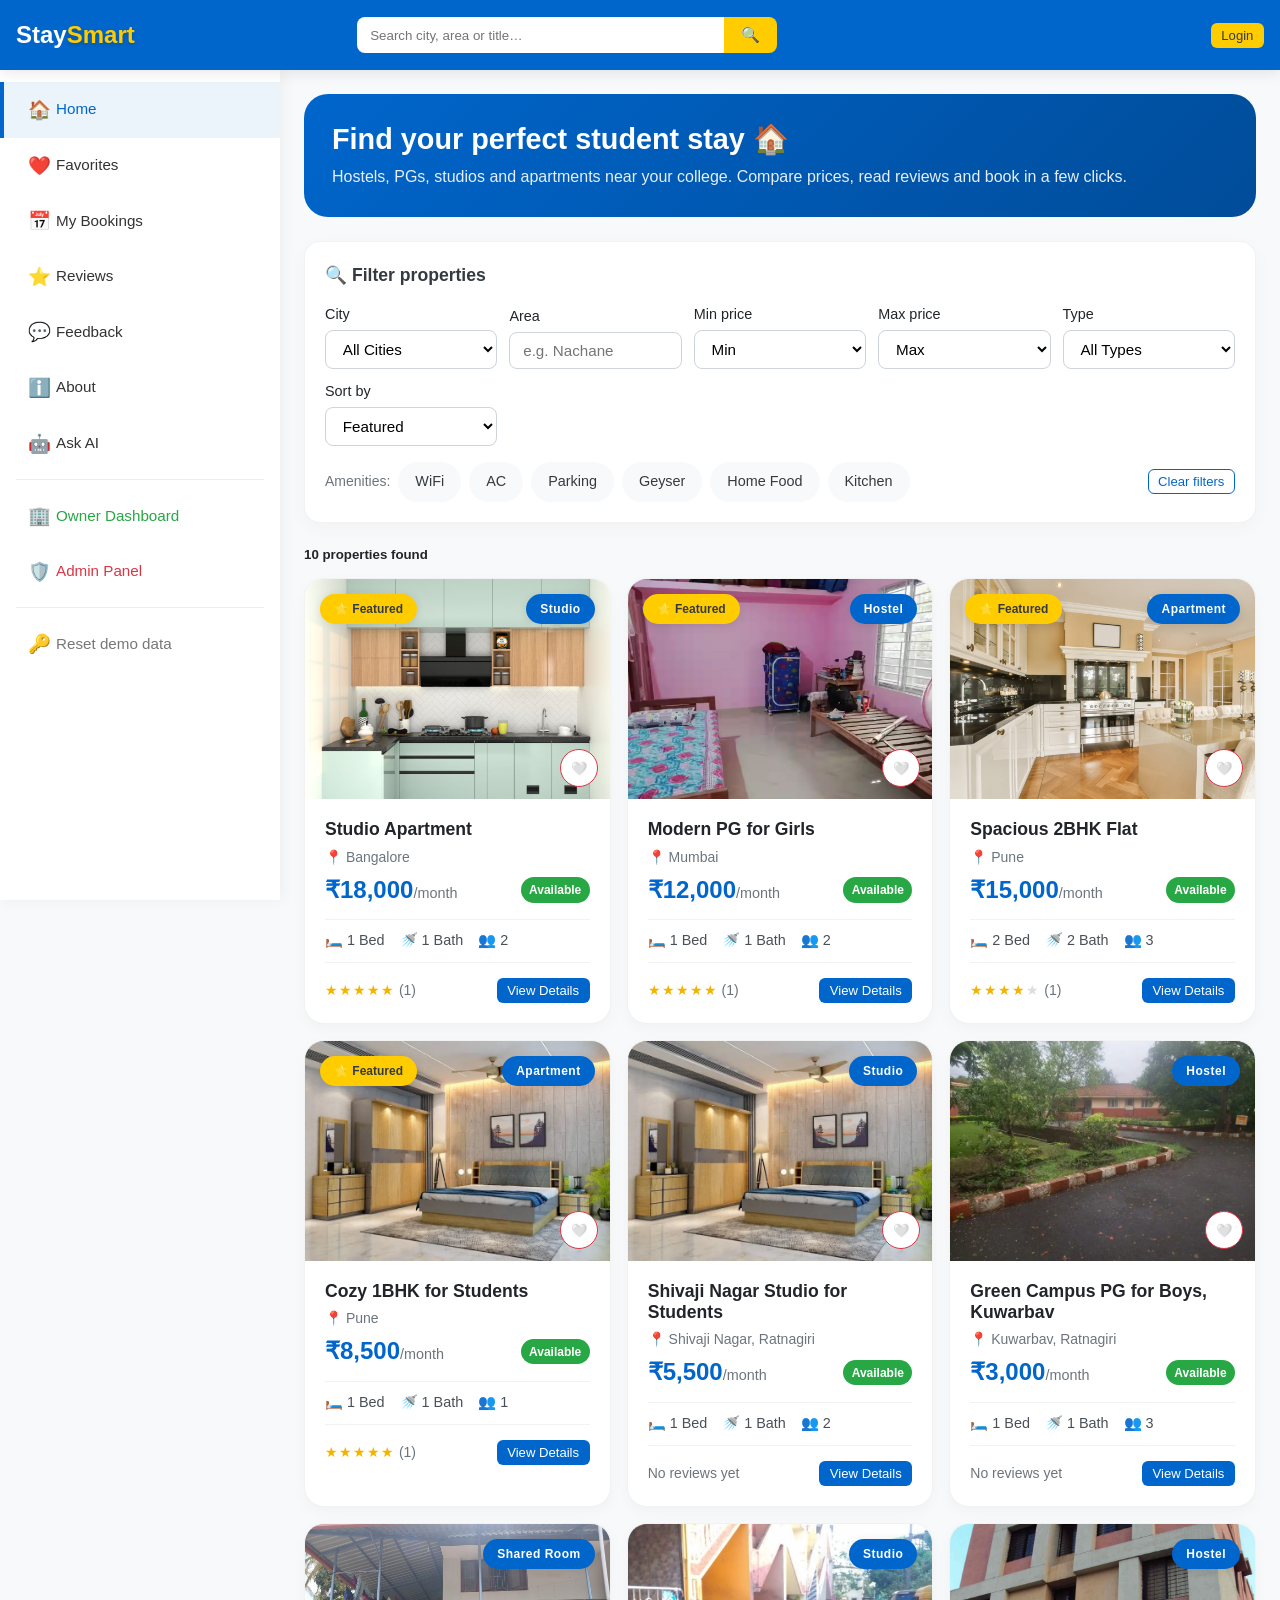
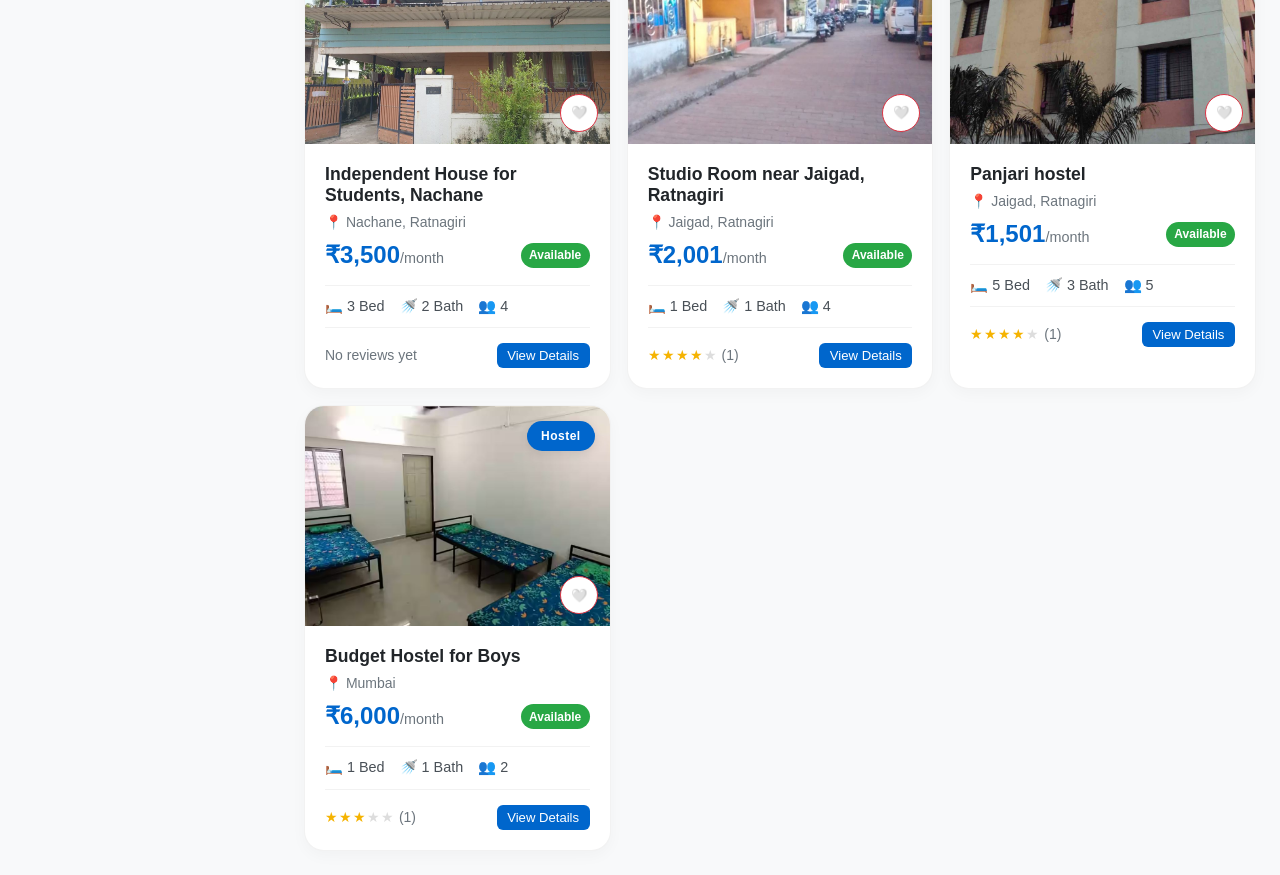
<file: index.html>
<!DOCTYPE html>
<html lang="en">
<head>
<meta charset="UTF-8">
<meta name="viewport" content="width=device-width, initial-scale=1">
<title>StaySmart – Student Housing Platform</title>
<link rel="icon" href="data:image/svg+xml,<svg xmlns='http://www.w3.org/2000/svg' viewBox='0 0 100 100'><text y='.9em' font-size='90'>🏠</text></svg>">
<link rel="stylesheet" href="css/style.css">
</head>
<body class="student">
<div id="app"></div>
<script src="js/data.js"></script>
<script src="js/panel.js"></script>
<script src="js/app.js"></script>
</body>
</html>
</file>
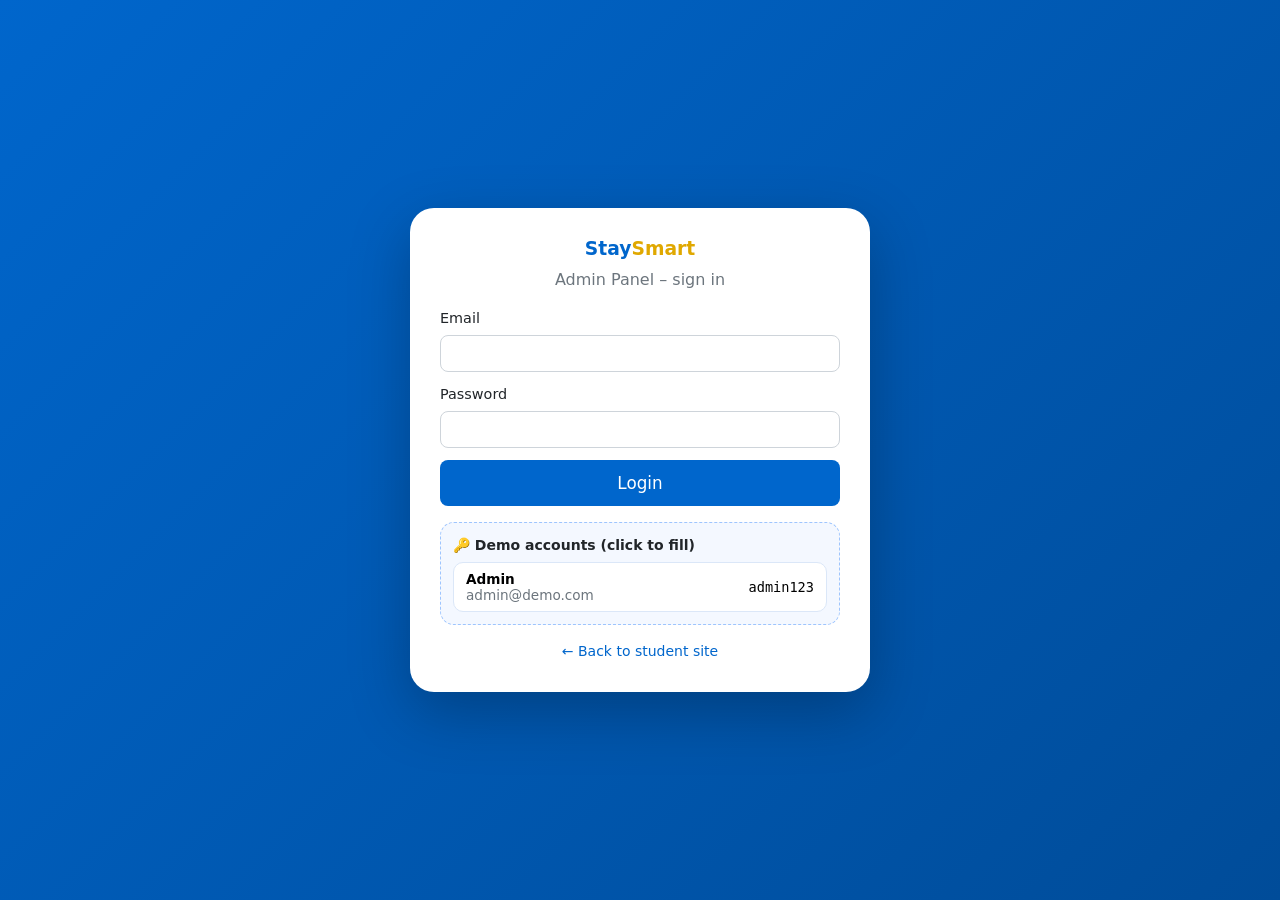
<file: admin.html>
<!DOCTYPE html>
<html lang="en">
<head>
<meta charset="UTF-8">
<meta name="viewport" content="width=device-width, initial-scale=1">
<title>StaySmart – Admin Panel</title>
<link rel="icon" href="data:image/svg+xml,<svg xmlns='http://www.w3.org/2000/svg' viewBox='0 0 100 100'><text y='.9em' font-size='90'>🏠</text></svg>">
<link rel="stylesheet" href="css/style.css">
</head>
<body class="admin">
<div id="app"></div>
<script src="js/data.js"></script>
<script src="js/panel.js"></script>
<script src="js/admin.js"></script>
</body>
</html>
</file>
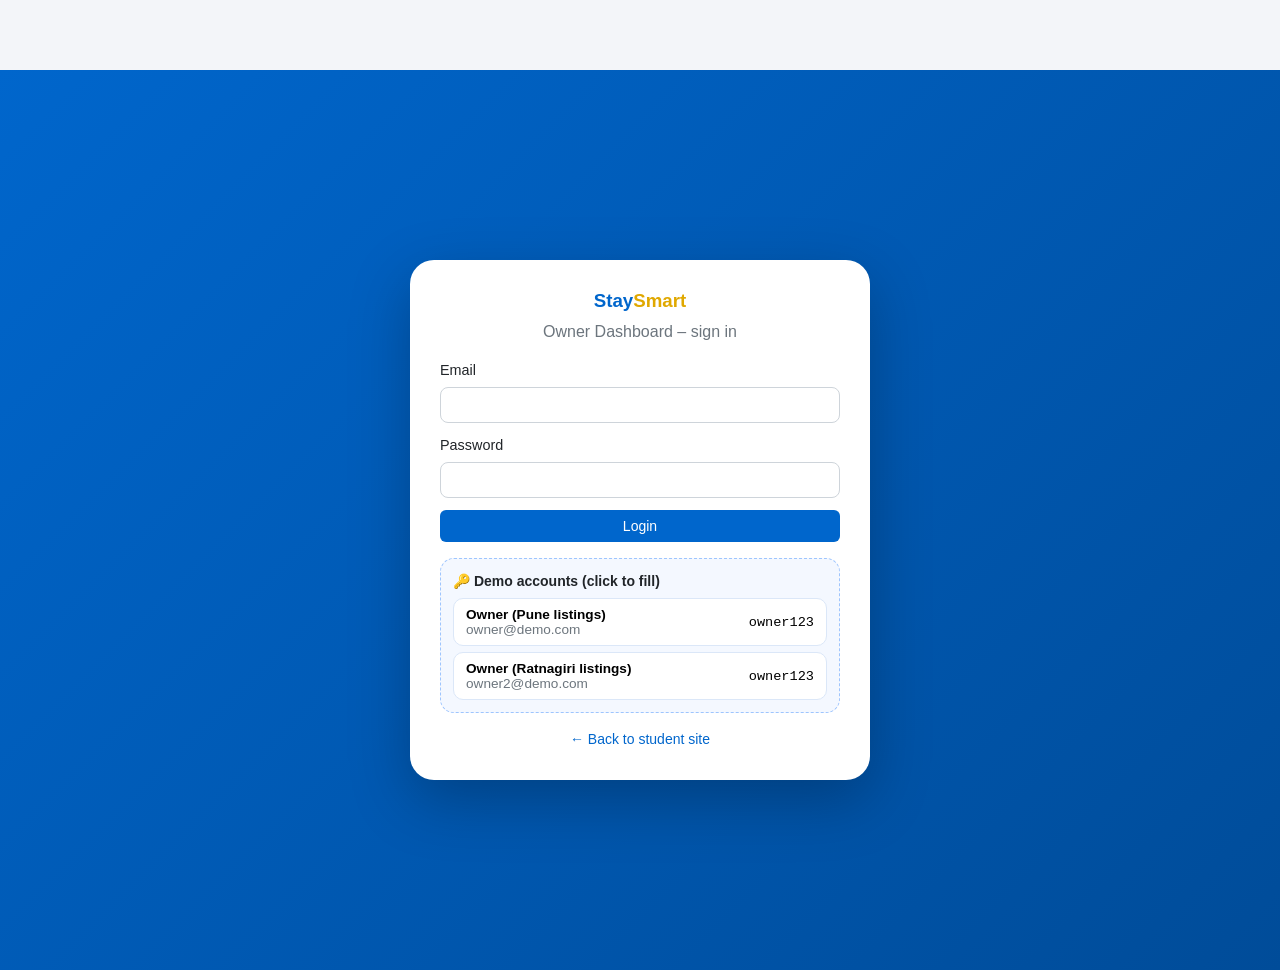
<file: vendor.html>
<!DOCTYPE html>
<html lang="en">
<head>
<meta charset="UTF-8">
<meta name="viewport" content="width=device-width, initial-scale=1">
<title>StaySmart – Owner Dashboard</title>
<link rel="icon" href="data:image/svg+xml,<svg xmlns='http://www.w3.org/2000/svg' viewBox='0 0 100 100'><text y='.9em' font-size='90'>🏠</text></svg>">
<link rel="stylesheet" href="css/style.css">
</head>
<body class="vendor">
<div id="app"></div>
<script src="js/data.js"></script>
<script src="js/panel.js"></script>
<script src="js/vendor.js"></script>
</body>
</html>
</file>
<file: css/style.css>
/* ===== Base + small utility layer (replaces Bootstrap so the site works fully offline) ===== */
*,*::before,*::after{box-sizing:border-box}
html{scroll-behavior:smooth}
body{margin:0;font-family:'Inter','Segoe UI',system-ui,-apple-system,sans-serif;color:#212529;line-height:1.5;font-size:16px}
a{color:#0066CC;text-decoration:none}
img{max-width:100%}
h1,h2,h3,h4,h5,h6{margin:0 0 .5rem;font-weight:600;line-height:1.2}
p{margin:0 0 1rem}
.text-muted{color:#6c757d!important}.text-white{color:#fff!important}.text-primary{color:#0066CC!important}.text-success{color:#28a745!important}.text-danger{color:#dc3545!important}.text-warning{color:#e0a800!important}.text-center{text-align:center}.text-end{text-align:right}.small,small{font-size:.875em}.fw-bold{font-weight:700}.fw-semibold{font-weight:600}
.d-flex{display:flex}.flex-wrap{flex-wrap:wrap}.flex-column{flex-direction:column}.align-center{align-items:center}.between{justify-content:space-between}.center{justify-content:center}.gap-1{gap:.25rem}.gap-2{gap:.5rem}.gap-3{gap:1rem}.flex-1{flex:1}.d-none{display:none!important}
.mb-0{margin-bottom:0!important}.mb-1{margin-bottom:.25rem}.mb-2{margin-bottom:.5rem}.mb-3{margin-bottom:1rem}.mb-4{margin-bottom:1.5rem}.mt-2{margin-top:.5rem}.mt-3{margin-top:1rem}.mt-4{margin-top:1.5rem}.me-1{margin-right:.25rem}.me-2{margin-right:.5rem}.p-3{padding:1rem}.w-100{width:100%}
.container{width:100%;max-width:1320px;margin:0 auto;padding:0 12px}
.grid{display:grid;gap:16px;min-width:0}.cols-2{grid-template-columns:repeat(2,minmax(0,1fr))}.cols-3{grid-template-columns:repeat(3,minmax(0,1fr))}.cols-4{grid-template-columns:repeat(4,minmax(0,1fr))}.cols-auto{grid-template-columns:repeat(auto-fill,minmax(min(100%,300px),1fr))}
@media(max-width:991px){.cols-3,.cols-4{grid-template-columns:repeat(2,1fr)}}
@media(max-width:600px){.cols-2,.cols-3,.cols-4{grid-template-columns:1fr}}
.btn{display:inline-flex;align-items:center;justify-content:center;gap:6px;padding:.5rem 1rem;border:1px solid transparent;border-radius:8px;font-size:.95rem;font-weight:500;cursor:pointer;background:#e9ecef;color:#212529;transition:all .2s;font-family:inherit}
.btn:hover{filter:brightness(.94)}.btn:disabled{opacity:.6;cursor:not-allowed}
.btn-primary{background:#0066CC;color:#fff}.btn-success{background:#28a745;color:#fff}.btn-danger{background:#dc3545;color:#fff}.btn-warning{background:#FFCC00;color:#343a40}.btn-info{background:#3498db;color:#fff}.btn-dark{background:#343a40;color:#fff}
.btn-outline{background:#fff;border-color:#0066CC;color:#0066CC}.btn-outline-danger{background:#fff;border-color:#dc3545;color:#dc3545}.btn-outline-danger.on{background:#dc3545;color:#fff}
.btn-sm{padding:.25rem .6rem;font-size:.82rem;border-radius:6px}.btn-lg{padding:.75rem 1.4rem;font-size:1.05rem}.btn-block{width:100%}
.badge{display:inline-block;padding:.3em .7em;border-radius:20px;font-size:.75rem;font-weight:600;background:#6c757d;color:#fff}
.bg-success{background:#28a745}.bg-warning{background:#FFCC00;color:#343a40}.bg-danger{background:#dc3545}.bg-primary{background:#0066CC}.bg-info{background:#17a2b8}.bg-secondary{background:#6c757d}
.form-control,.form-select{width:100%;min-width:0;padding:.55rem .8rem;border:1px solid #ced4da;border-radius:8px;font-size:.95rem;font-family:inherit;background:#fff}
.form-control:focus,.form-select:focus{outline:none;border-color:#0066CC;box-shadow:0 0 0 3px rgba(0,102,204,.12)}
.form-label{display:block;font-weight:500;font-size:.9rem;margin-bottom:.3rem}
.field{margin-bottom:12px}
.card{background:#fff;border-radius:16px;box-shadow:0 5px 15px rgba(0,0,0,.04);border:1px solid rgba(0,0,0,.05)}
.card-body{padding:20px}.card-head{padding:14px 20px;border-bottom:1px solid #eee;font-weight:600}
.table-wrap{overflow-x:auto}
table.table{width:100%;border-collapse:collapse;background:#fff}
.table th,.table td{padding:12px 14px;text-align:left;border-bottom:1px solid #eef0f3;font-size:.92rem;vertical-align:middle}
.table th{font-size:.8rem;text-transform:uppercase;letter-spacing:.04em;color:#5f7188;background:#f8f9fb}
.table tr:hover td{background:#fafcff}
.avatar{width:38px;height:38px;border-radius:50%;background:#0066CC;color:#fff;display:inline-flex;align-items:center;justify-content:center;font-weight:700;font-size:.95rem;flex:none}
.stars{color:#f5b301;letter-spacing:1px}
/* modal system */
.overlay{position:fixed;inset:0;background:rgba(0,0,0,.55);z-index:2000;display:none;align-items:center;justify-content:center;padding:16px;backdrop-filter:blur(2px)}
.overlay.open{display:flex}
.modal-box{background:#fff;border-radius:24px;width:100%;max-width:520px;max-height:92vh;display:flex;flex-direction:column;overflow:hidden;box-shadow:0 20px 60px rgba(0,0,0,.3)}
.modal-box.wide{max-width:1100px}
.modal-box .modal-header{display:flex;align-items:center;justify-content:space-between;background:#0066CC;color:#fff;padding:18px 24px}
.modal-box .modal-header h5{margin:0;font-size:1.15rem}
.modal-x{background:none;border:none;color:inherit;font-size:1.6rem;line-height:1;cursor:pointer}
.modal-box .modal-body{padding:24px;overflow-y:auto}
.modal-box .modal-foot{padding:14px 24px;border-top:1px solid #eee;display:flex;gap:10px;justify-content:flex-end}
.toast-wrap{position:fixed;top:80px;right:16px;z-index:3000;display:flex;flex-direction:column;gap:8px}
.toast{background:#212529;color:#fff;padding:12px 18px;border-radius:10px;box-shadow:0 6px 20px rgba(0,0,0,.25);animation:slideDown .3s;max-width:320px;font-size:.92rem}
.toast.ok{background:#198754}.toast.err{background:#c0392b}
.alert{padding:12px 16px;border-radius:10px;margin-bottom:14px}.alert-info{background:#e7f1ff;color:#084298}.alert-success{background:#d1e7dd;color:#0a3622}
/* login */
.login-wrap{min-height:100vh;display:flex;align-items:center;justify-content:center;background:linear-gradient(135deg,#0066CC,#004C99);padding:20px}
.login-card{background:#fff;border-radius:24px;padding:30px;width:100%;max-width:460px;box-shadow:0 20px 60px rgba(0,0,0,.25)}
.demo-box{background:#f4f8ff;border:1px dashed #9ec5fe;border-radius:14px;padding:12px;margin-top:16px}
.demo-acc{display:flex;justify-content:space-between;align-items:center;gap:8px;width:100%;text-align:left;background:#fff;border:1px solid #dbe7f8;border-radius:10px;padding:8px 12px;margin-top:6px;cursor:pointer;font-family:inherit;font-size:.85rem}
.demo-acc:hover{border-color:#0066CC;background:#f0f7ff}
.chat-msg{max-width:80%;padding:10px 14px;border-radius:16px;margin-bottom:10px;font-size:.93rem}
.chat-msg.bot{background:#eef4ff;border-bottom-left-radius:4px}.chat-msg.me{background:#0066CC;color:#fff;margin-left:auto;border-bottom-right-radius:4px}
.chat-msg .mini{display:flex;gap:10px;background:#fff;color:#212529;border-radius:10px;padding:6px;margin-top:6px;cursor:pointer;align-items:center}
.chat-msg .mini img{width:54px;height:44px;object-fit:cover;border-radius:6px}
.tabs-row{display:flex;gap:8px;flex-wrap:wrap}
.menu-btn{background:none;border:none;color:#fff;font-size:1.5rem;cursor:pointer;display:none}
@media(max-width:991px){.menu-btn{display:block}}
.nav-right{margin-left:auto;display:flex;align-items:center;gap:10px;color:#fff}
.bar{height:8px;background:#e9ecef;border-radius:4px;overflow:hidden}.bar>i{display:block;height:100%;background:#f5b301}
.empty-soft{text-align:center;padding:30px;color:#6c757d}
.chip-link{cursor:pointer}
.thumb-sm{width:56px;height:44px;object-fit:cover;border-radius:8px}

/* ===== Student site (from index.php / navbar.php) ===== */
*{margin: 0; padding: 0; box-sizing: border-box;}
:root{--primary-blue: #0066CC; --secondary-blue: #004C99; --accent-yellow: #FFCC00; --light-gray: #f8f9fa; --dark-gray: #343a40; --success-green: #28a745; --danger-red: #dc3545; --warning-orange: #fd7e14;}
body.student{overflow-x: hidden; background-color: var(--light-gray); font-family: 'Inter', sans-serif;}
body.student .navbar-custom{background: var(--primary-blue); height: 70px; box-shadow: 0 2px 15px rgba(0,0,0,0.1); z-index: 1030;}
body.student .navbar-brand{font-weight: 700; font-size: 1.5rem;}
body.student .navbar-brand span{color: var(--accent-yellow); text-shadow: 0 2px 4px rgba(0,0,0,0.2);}
body.student .sidebar{position: fixed; top: 70px; left: 0; width: 280px; height: calc(100vh - 70px); background: white; box-shadow: 2px 0 15px rgba(0,0,0,0.05); z-index: 1020; transition: all 0.3s ease; overflow-y: auto;}
body.student .sidebar .nav-link{color: #333; padding: 14px 24px; border-left: 4px solid transparent; transition: all 0.3s; font-weight: 500; font-size: 0.95rem;}
body.student .sidebar .nav-link:hover,body.student .sidebar .nav-link.active{background: rgba(0,102,204,0.08); border-left-color: var(--primary-blue); color: var(--primary-blue);}
body.student .sidebar .nav-link i{width: 24px; font-size: 1.2rem;}
body.student .content{margin-left: 280px; margin-top: 70px; padding: 24px; transition: all 0.3s ease; min-height: calc(100vh - 70px);}
@media (max-width: 991px){body.student .sidebar{transform: translateX(-100%); position: fixed; z-index: 1050; width: 280px; box-shadow: 2px 0 20px rgba(0,0,0,0.15);}
body.student .sidebar.show{transform: translateX(0);}
body.student .content{margin-left: 0; padding: 16px;}
body.student .menu-overlay{display: none; position: fixed; top: 0; left: 0; right: 0; bottom: 0; background: rgba(0,0,0,0.5); z-index: 1040; backdrop-filter: blur(3px);}
body.student .menu-overlay.show{display: block;}}
@media (max-width: 576px){body.student .content{padding: 12px;}
body.student .navbar-brand{font-size: 1.2rem;}
body.student .sidebar{width: 260px;}}
body.student .filter-section{background: white; border-radius: 16px; padding: 20px; margin-bottom: 24px; box-shadow: 0 5px 20px rgba(0,0,0,0.03); border: 1px solid rgba(0,0,0,0.05);}
body.student .filter-title{font-weight: 600; margin-bottom: 16px; color: var(--dark-gray); font-size: 1.1rem;}
body.student .filter-badge{background: var(--light-gray); color: var(--dark-gray); padding: 8px 16px; border-radius: 30px; font-size: 0.9rem; cursor: pointer; transition: all 0.2s; border: 1px solid transparent;}
body.student .filter-badge:hover,body.student .filter-badge.active{background: var(--primary-blue); color: white;}
body.student .filter-badge i{margin-right: 6px;}
body.student .price-slider{width: 100%; height: 6px; border-radius: 3px; background: #ddd; outline: none; -webkit-appearance: none;}
body.student .price-slider::-webkit-slider-thumb{-webkit-appearance: none; width: 20px; height: 20px; border-radius: 50%; background: var(--primary-blue); cursor: pointer; box-shadow: 0 2px 6px rgba(0,102,204,0.3);}
body.student .property-card{border: none; border-radius: 20px; overflow: hidden; transition: all 0.3s ease; height: 100%; background: white; box-shadow: 0 5px 15px rgba(0,0,0,0.03); border: 1px solid rgba(0,0,0,0.05);}
body.student .property-card:hover{transform: translateY(-8px); box-shadow: 0 15px 35px rgba(0,0,0,0.1) !important;}
body.student .card-img-wrapper{position: relative; overflow: hidden; height: 220px;}
body.student .card-img-top{width: 100%; height: 100%; object-fit: cover; transition: transform 0.5s;}
body.student .property-card:hover .card-img-top{transform: scale(1.1);}
body.student .badge-type{position: absolute; top: 15px; right: 15px; padding: 6px 14px; border-radius: 25px; font-size: 0.75rem; font-weight: 600; letter-spacing: 0.5px; z-index: 2; box-shadow: 0 2px 10px rgba(0,0,0,0.1);}
body.student .badge-featured{position: absolute; top: 15px; left: 15px; background: var(--accent-yellow); color: var(--dark-gray); padding: 6px 14px; border-radius: 25px; font-size: 0.75rem; font-weight: 600; box-shadow: 0 2px 10px rgba(0,0,0,0.1);}
body.student .property-price{font-size: 1.5rem; font-weight: 700; color: var(--primary-blue); line-height: 1.2;}
body.student .property-price small{font-size: 0.9rem; font-weight: 400; color: #6c757d;}
body.student .property-features{display: flex; gap: 15px; margin: 15px 0; padding: 10px 0; border-top: 1px solid rgba(0,0,0,0.05); border-bottom: 1px solid rgba(0,0,0,0.05);}
body.student .property-feature{display: flex; align-items: center; gap: 6px; font-size: 0.9rem; color: #495057;}
body.student .property-feature i{color: var(--primary-blue); font-size: 1rem;}
body.student .modal-content{border-radius: 24px; border: none;}
body.student .modal-header{border-radius: 24px 24px 0 0; padding: 20px 24px;}
body.student .modal-body{padding: 24px; max-height: 70vh; overflow-y: auto;}
body.student .main-image{width: 100%; height: 350px; object-fit: cover; border-radius: 16px; cursor: pointer; box-shadow: 0 5px 15px rgba(0,0,0,0.1);}
body.student .thumbnail-gallery{display: grid; grid-template-columns: repeat(5, 1fr); gap: 10px; margin-top: 15px;}
body.student .thumbnail-gallery img{width: 100%; height: 70px; object-fit: cover; border-radius: 10px; cursor: pointer; transition: all 0.2s; border: 2px solid transparent;}
body.student .thumbnail-gallery img:hover{transform: scale(1.05); border-color: var(--primary-blue);}
body.student .thumbnail-gallery img.active{border-color: var(--primary-blue) !important; transform: scale(1.05); box-shadow: 0 2px 10px rgba(0,102,204,0.3);}
body.student .info-card{background: var(--light-gray); border-radius: 16px; padding: 20px 15px; text-align: center; transition: all 0.2s;}
body.student .info-card:hover{background: white; box-shadow: 0 5px 15px rgba(0,0,0,0.05);}
body.student .info-card i{font-size: 1.8rem; color: var(--primary-blue); margin-bottom: 8px;}
body.student .info-card .value{font-size: 1.2rem; font-weight: 700; color: var(--dark-gray);}
body.student .info-card .label{font-size: 0.8rem; color: #6c757d;}
body.student .facility-badge{background: var(--light-gray); padding: 10px 18px; border-radius: 30px; margin: 5px; display: inline-block; font-size: 0.9rem; transition: all 0.2s; border: 1px solid transparent;}
body.student .facility-badge:hover{background: white; border-color: var(--primary-blue); color: var(--primary-blue);}
body.student .facility-badge i{color: var(--primary-blue); margin-right: 6px;}
body.student .nearby-badge{background: #e3f2fd; padding: 8px 16px; border-radius: 8px; margin: 4px; display: inline-block; font-size: 0.85rem; transition: all 0.2s; border: 1px solid #bbdefb;}
body.student .nearby-badge:hover{background: #bbdefb; border-color: var(--primary-blue); color: var(--primary-blue);}
body.student .nearby-badge i{color: var(--primary-blue); margin-right: 6px;}
body.student .price-box{background: linear-gradient(135deg, var(--primary-blue), var(--secondary-blue)); color: white; padding: 25px; border-radius: 20px; margin-bottom: 25px;}
body.student #propertyModal .modal-dialog{max-width: 1200px;}
body.student #propertyModal .modal-content{height: min(90vh, 900px);}
body.student #propertyModal .modal-body{height: calc(100% - 76px); overflow: hidden;}
body.student .property-modal-layout{height: 100%;}
body.student .property-media-column,body.student .property-info-column{height: 100%;}
body.student .property-media-wrap{position: sticky; top: 0; padding: 0 10px 0 0;}
body.student .property-info-column{overflow-y: auto; padding-left: 10px; padding-right: 6px;}
@media (max-width: 991.98px){body.student #propertyModal .modal-content{height: auto;}
body.student #propertyModal .modal-body{height: auto; max-height: 70vh; overflow-y: auto;}
body.student .property-modal-layout,body.student .property-media-column,body.student .property-info-column{height: auto;}
body.student .property-media-wrap{position: static; padding: 0;}
body.student .property-info-column{overflow: visible; padding: 0;}}
body.student .chat-container{height: 450px; overflow-y: auto; border: 1px solid #dee2e6; border-radius: 20px; padding: 20px; background: white;}
body.student .stat-card{background: white; border-radius: 20px; padding: 25px; text-align: center; box-shadow: 0 5px 15px rgba(0,0,0,0.03); border: 1px solid rgba(0,0,0,0.05); transition: all 0.3s;}
body.student .stat-card:hover{transform: translateY(-5px); box-shadow: 0 10px 25px rgba(0,0,0,0.1);}
body.student .stat-icon{font-size: 2.5rem; color: var(--primary-blue); margin-bottom: 15px;}
body.student .stat-value{font-size: 2rem; font-weight: 700; color: var(--dark-gray);}
body.student .stat-label{color: #6c757d; font-size: 0.9rem;}
@keyframes slideDown{ from { transform: translateY(-20px); opacity: 0; } to { transform: translateY(0); opacity: 1; } }
body.student .alert{animation: slideDown 0.5s ease;}
body.student .loading-spinner{display: none; text-align: center; padding: 50px;}
body.student .spinner{width: 50px; height: 50px; border: 4px solid var(--light-gray); border-top-color: var(--primary-blue); border-radius: 50%; animation: spin 1s linear infinite; margin: 0 auto;}
@keyframes spin{ to { transform: rotate(360deg); } }
::-webkit-scrollbar{width: 8px; height: 8px;}
::-webkit-scrollbar-track{background: #f1f1f1; border-radius: 10px;}
::-webkit-scrollbar-thumb{background: #c1c1c1; border-radius: 10px;}
::-webkit-scrollbar-thumb:hover{background: #a8a8a8;}
body.student.student .navbar-custom{display:flex;align-items:center;gap:12px;padding:0 16px;color:#fff;position:fixed;top:0;left:0;right:0}
body.student.student .navbar-brand{color:#fff}
body.student.student .sidebar .nav-link{display:flex;align-items:center;text-decoration:none;cursor:pointer}
body.student.student .sidebar .nav-link span.i{width:28px;font-size:1.15rem}
body.student.student .sidebar .nav-link.text-danger{color:#dc3545}
body.student.student .sidebar-sep{height:1px;background:#eee;margin:8px 16px}
body.student.student .search-box{display:flex;flex:1;max-width:420px;margin:0 auto}
body.student.student .search-box input{border-radius:8px 0 0 8px;border:none;padding:.5rem .8rem;width:100%}
body.student.student .search-box button{border-radius:0 8px 8px 0}
body.student.student .property-card .card-body{padding:20px}
body.student.student .property-card .card-title{font-weight:600;font-size:1.1rem;margin-bottom:6px}
body.student.student .menu-overlay{display:none}
body.student.student .page-title{font-weight:700;margin-bottom:18px}
body.student.student .hero{background:linear-gradient(135deg,#0066CC,#004C99);color:#fff;border-radius:24px;padding:28px;margin-bottom:24px}
body.student.student .hero h2{font-size:1.8rem}
body.student.student .filter-grid{display:grid;grid-template-columns:repeat(auto-fit,minmax(160px,1fr));gap:12px;align-items:end}
body.student.student .review-card{background:#fff;border-radius:16px;padding:18px;border:1px solid rgba(0,0,0,.05);box-shadow:0 5px 15px rgba(0,0,0,.03)}
body.student.student .src-note{font-size:.72rem;color:#999}
@media(max-width:991px){body.student.student .menu-overlay.show{display:block}}
/* ===== Owner / vendor dashboard (from vendor_dashboard.php, sidebar_vendor.php) ===== */
body.vendor .status-warning{background: #fff3cd; color: #856404;}
body.vendor{background: #f3f5f9; font-family: "Segoe UI", Tahoma, Geneva, Verdana, sans-serif; margin: 0; padding-top: 70px;}
body.vendor .navbar-custom{background: #0066CC; padding: 0.8rem 1rem; box-shadow: 0 2px 20px rgba(0,0,0,0.1); position: fixed; top: 0; width: 100%; z-index: 1000;}
body.vendor .navbar-brand span{color: #ffd700;}
body.vendor .main-content{padding: 30px; max-width: 1400px; margin: 0 auto;}
body.vendor .cards{display: grid; grid-template-columns: repeat(4, 1fr); gap: 20px; margin-bottom: 30px;}
body.vendor .stat-card{background: white; padding: 25px; border-radius: 12px; box-shadow: 0 3px 8px rgba(0,0,0,0.1); text-align: center; border: none; transition: transform 0.3s, box-shadow 0.3s; cursor: pointer;}
body.vendor .stat-card:hover{transform: translateY(-5px); box-shadow: 0 5px 20px rgba(0,0,0,0.15);}
body.vendor .stat-card h2{color: #0066CC; margin-top: 10px; font-size: 32px;}
body.vendor .section-tabs{display: flex; gap: 10px; margin-bottom: 20px; background: white; padding: 10px; border-radius: 12px; box-shadow: 0 2px 10px rgba(0,0,0,0.1); flex-wrap: wrap;}
body.vendor .tab-btn{padding: 12px 24px; border: none; background: transparent; border-radius: 8px; font-size: 15px; font-weight: 500; color: #666; cursor: pointer; transition: all 0.3s; display: flex; align-items: center; gap: 8px;}
body.vendor .tab-btn i{font-size: 16px;}
body.vendor .tab-btn:hover{background: #f5f5f5;}
body.vendor .tab-btn.active{background: #0066CC; color: white;}
body.vendor .tab-btn .badge{background: #ff4444; color: white; padding: 2px 8px; border-radius: 12px; font-size: 12px;}
body.vendor .form-section{background: white; padding: 30px; border-radius: 12px; margin-bottom: 30px; box-shadow: 0 3px 8px rgba(0,0,0,0.1);}
body.vendor .form-section input,body.vendor .form-section select,body.vendor .form-section textarea{width: 100%; padding: 10px; margin-top: 8px; margin-bottom: 12px; border: 1px solid #ddd; border-radius: 6px; transition: all 0.3s;}
body.vendor .form-section input:focus,body.vendor .form-section select:focus,body.vendor .form-section textarea:focus{border-color: #0066CC; outline: none; box-shadow: 0 0 0 3px rgba(0,102,204,0.1);}
body.vendor .image-upload-area{border: 2px dashed #ddd; padding: 30px; text-align: center; border-radius: 8px; cursor: pointer; transition: all 0.3s; background: #f9f9f9;}
body.vendor .image-upload-area:hover{border-color: #0066CC; background: #f0f7ff;}
body.vendor .image-upload-area i{font-size: 40px; color: #999; margin-bottom: 10px;}
body.vendor .image-preview{display: flex; flex-wrap: wrap; gap: 15px; margin-top: 20px;}
body.vendor .preview-item{position: relative; width: 100px;}
body.vendor .preview-image{width: 100px; height: 100px; border-radius: 8px; object-fit: cover; border: 2px solid #ddd;}
body.vendor .preview-remove{position: absolute; top:-5px; right:-5px; background: #ff4444; color: white; border-radius: 50%; width: 20px; height: 20px; display: flex; align-items: center; justify-content: center; font-size: 12px; cursor: pointer;}
body.vendor .primary-badge{position: absolute; bottom: 5px; left: 5px; background: #0066CC; color: white; padding: 2px 8px; border-radius: 12px; font-size: 10px;}
body.vendor .room-grid{display: grid; grid-template-columns: repeat(auto-fill, minmax(320px, 1fr)); gap: 25px; margin-top: 20px;}
body.vendor .room-card{background: white; border-radius: 12px; overflow: hidden; box-shadow: 0 3px 8px rgba(0,0,0,0.1); transition: transform 0.3s, box-shadow 0.3s;}
body.vendor .room-card:hover{transform: translateY(-5px); box-shadow: 0 5px 20px rgba(0,0,0,0.15);}
body.vendor .room-image{position: relative; height: 200px; width: 100%; overflow: hidden; background-color: #f5f5f5;}
body.vendor .room-image img{width: 100%; height: 100%; object-fit: cover; display: block;}
body.vendor .room-card:hover .room-image img{transform: scale(1.05);}
body.vendor .image-count{position: absolute; bottom: 10px; right: 10px; background: rgba(0,0,0,0.6); color: white; padding: 4px 10px; border-radius: 20px; font-size: 12px; display: flex; align-items: center; gap: 5px;}
body.vendor .room-details{padding: 15px;}
body.vendor .room-title{font-size: 18px; font-weight: 600; color: #333; margin-bottom: 8px;}
body.vendor .room-meta{display: flex; justify-content: space-between; margin-bottom: 10px; padding-bottom: 10px; border-bottom: 1px solid #eee;}
body.vendor .room-price{font-size: 18px; font-weight: bold; color: #0066CC;}
body.vendor .room-actions{display: flex; gap: 10px; margin-top: 15px;}
body.vendor .btn{padding: 8px 16px; border: none; border-radius: 6px; font-size: 14px; font-weight: 500; cursor: pointer; transition: all 0.3s; display: inline-flex; align-items: center; gap: 5px; text-decoration: none;}
body.vendor .btn-success{background: #27ae60; color: white;}
body.vendor .btn-success:hover{background: #219a52;}
body.vendor .btn-danger{background: #e74c3c; color: white;}
body.vendor .btn-danger:hover{background: #c0392b;}
body.vendor .btn-primary{background: #0066CC; color: white;}
body.vendor .btn-primary:hover{background: #0052a3;}
body.vendor .btn-warning{background: #f39c12; color: white;}
body.vendor .btn-warning:hover{background: #e67e22;}
body.vendor .btn-info{background: #3498db; color: white;}
body.vendor .btn-info:hover{background: #2980b9;}
body.vendor .btn-sm{padding: 5px 10px; font-size: 12px;}
body.vendor .bookings-list{display: flex; flex-direction: column; gap: 15px;}
body.vendor .booking-item{background: white; padding: 20px; border-radius: 12px; box-shadow: 0 2px 6px rgba(0,0,0,0.1); transition: box-shadow 0.3s;}
body.vendor .booking-item:hover{box-shadow: 0 5px 15px rgba(0,0,0,0.1);}
body.vendor .booking-header{display: flex; justify-content: space-between; align-items: center; margin-bottom: 15px; flex-wrap: wrap; gap: 10px;}
body.vendor .booking-student h5{margin: 0; color: #333;}
body.vendor .booking-student small{color: #666;}
.booking-status{display:inline-flex;align-items:center;justify-content:center;padding: 5px 12px; border-radius: 20px; font-size: 12px; font-weight: 600; line-height: 1.2;}
.status-pending{background: #fff3cd; color: #856404;}
.status-approved{background: #d4edda; color: #155724;}
.status-rejected{background: #f8d7da; color: #721c24;}
.status-cancelled{background: #e2e3e5; color: #383d41;}
.status-active{background: #cce5ff; color: #004085;}
.status-completed{background: #d1e7dd; color: #0a3622;}
body.vendor .booking-details{display: grid; grid-template-columns: repeat(auto-fit, minmax(200px, 1fr)); gap: 10px; margin-bottom: 15px;}
body.vendor .detail-item{display: flex; align-items: center; gap: 8px; color: #555; font-size: 14px;}
body.vendor .detail-item i{width: 20px; color: #0066CC;}
body.vendor .booking-actions{display: flex; gap: 10px; flex-wrap: wrap;}
body.vendor .visit-form{background: #f8f9fa; padding: 15px; border-radius: 8px; margin-top: 15px;}
body.vendor .image-gallery{display: grid; grid-template-columns: repeat(auto-fill, minmax(150px, 1fr)); gap: 15px; padding: 15px;}
body.vendor .gallery-item{position: relative; text-align: center;}
body.vendor .gallery-image{width: 100%; height: 150px; object-fit: cover; border-radius: 8px; border: 2px solid #ddd; transition: all 0.3s;}
body.vendor .gallery-image.primary{border-color: #0066CC; box-shadow: 0 0 0 2px #0066CC;}
body.vendor .gallery-actions{margin-top: 8px; display: flex; gap: 5px; justify-content: center;}
body.vendor .gallery-actions .btn-sm{padding: 3px 6px; font-size: 11px;}
body.vendor .primary-badge-large{position: absolute; top: 5px; left: 5px; background: #0066CC; color: white; padding: 4px 8px; border-radius: 20px; font-size: 11px;}
body.vendor .schedule-card{background: white; padding: 20px; border-radius: 12px; margin-bottom: 20px; box-shadow: 0 2px 6px rgba(0,0,0,0.1);}
body.vendor .schedule-item{display: flex; align-items: center; gap: 15px; padding: 10px; border-bottom: 1px solid #eee;}
body.vendor .schedule-item:last-child{border-bottom: none;}
body.vendor .schedule-time{background: #0066CC; color: white; padding: 5px 10px; border-radius: 20px; font-size: 12px; font-weight: 600; min-width: 80px; text-align: center;}
body.vendor .notifications-dropdown{position: absolute; top: 100%; right: 0; width: 320px; background: white; border-radius: 8px; box-shadow: 0 5px 20px rgba(0,0,0,0.2); display: none; z-index: 1000; max-height: 400px; overflow-y: auto;}
body.vendor .notifications:hover .notifications-dropdown{display: block;}
body.vendor .notification-item{padding: 12px 15px; border-bottom: 1px solid #eee; cursor: pointer; transition: background 0.3s;}
body.vendor .notification-item:hover{background: #f5f5f5;}
body.vendor .notification-item.unread{background: #e8f0fe;}
body.vendor .notification-title{font-weight: 600; color: #333; margin-bottom: 3px;}
body.vendor .notification-message{font-size: 12px; color: #666;}
body.vendor .notification-time{font-size: 10px; color: #999; margin-top: 5px;}
body.vendor .alert{padding: 15px 20px; border-radius: 8px; margin-bottom: 20px; display: flex; align-items: center; gap: 10px; animation: slideIn 0.3s;}
@keyframes slideIn{ from { transform: translateY(-20px); opacity: 0; } to { transform: translateY(0); opacity: 1; } }
body.vendor .alert-success{background: #d4edda; color: #155724; border-left: 4px solid #28a745;}
body.vendor .alert-danger{background: #f8d7da; color: #721c24; border-left: 4px solid #dc3545;}
body.vendor .alert-info{background: #d1ecf1; color: #0c5460; border-left: 4px solid #17a2b8;}
body.vendor .empty-state{text-align: center; padding: 50px; background: white; border-radius: 12px;}
body.vendor .empty-state i{font-size: 50px; color: #ccc; margin-bottom: 20px;}
body.vendor .empty-state h3{color: #666; margin-bottom: 10px;}
body.vendor .empty-state p{color: #999; margin-bottom: 20px;}
body.vendor .spinner{border: 3px solid #f3f3f3; border-top: 3px solid #0066CC; border-radius: 50%; width: 30px; height: 30px; animation: spin 1s linear infinite; margin: 20px auto;}
@keyframes spin{ 0%{ transform: rotate(0deg); } 100% { transform: rotate(360deg); } }
@media (max-width: 768px){body.vendor .cards{grid-template-columns: repeat(2, 1fr);}
body.vendor .booking-header{flex-direction: column; align-items: flex-start;}
body.vendor .room-grid{grid-template-columns: 1fr;}
body.vendor .section-tabs{flex-direction: column;}
body.vendor .tab-btn{width: 100%; justify-content: center;}}
body.vendor #editPropertyModal .modal-dialog{max-height: calc(100vh - 2rem);}
body.vendor #editPropertyModal .modal-content{display: flex; flex-direction: column; max-height: calc(100vh - 2rem);}
body.vendor #editPropertyModal form{display: flex; flex-direction: column; min-height: 0;}
body.vendor #editPropertyModal .modal-body{flex: 1 1 auto; min-height: 0; overflow-y: auto;}
body.vendor #editPropertyModal .modal-footer{flex-shrink: 0; background: #fff; border-top: 1px solid #dee2e6;}
body.vendor .sidebar{position: fixed; top: 70px; left: 0; width: 260px; height: calc(100vh - 70px); background: white; box-shadow: 2px 0 10px rgba(0,0,0,0.1); transform: translateX(-100%); transition: transform 0.3s ease; z-index: 999; overflow-y: auto; display: flex; flex-direction: column;}
body.vendor .sidebar.active{transform: translateX(0);}
body.vendor .sidebar-header{padding: 20px; border-bottom: 1px solid #eee;}
body.vendor .sidebar-header h3{margin: 0; color: #0066CC; font-size: 20px;}
body.vendor .sidebar-header p{margin: 5px 0 0; color: #333; font-size: 16px; font-weight: 500;}
body.vendor .sidebar-header small{color: #666; font-size: 12px;}
body.vendor .sidebar-menu{flex: 1; padding: 15px 0;}
body.vendor .sidebar-divider{height: 1px; background: #eee; margin: 10px 0;}
body.vendor .sidebar-link{display: flex; align-items: center; padding: 12px 20px; color: #333; text-decoration: none; transition: all 0.3s; position: relative;}
body.vendor .sidebar-link i{width: 24px; font-size: 18px; margin-right: 10px; color: #666;}
body.vendor .sidebar-link span{flex: 1; font-size: 14px;}
body.vendor .sidebar-link .badge{padding: 3px 8px; border-radius: 12px; background: #0066CC; color: white; font-size: 11px; margin-left: 5px;}
body.vendor .sidebar-link .badge.bg-warning{background: #f39c12;}
body.vendor .sidebar-link:hover{background: #f5f5f5; color: #0066CC;}
body.vendor .sidebar-link:hover i{color: #0066CC;}
body.vendor .sidebar-link.active{background: #e6f0ff; color: #0066CC; border-left: 3px solid #0066CC;}
body.vendor .sidebar-link.active i{color: #0066CC;}
body.vendor .sidebar-link.text-danger:hover{background: #fee; color: #dc3545;}
body.vendor .sidebar-link.text-danger:hover i{color: #dc3545;}
body.vendor .sidebar-footer{padding: 15px 20px; border-top: 1px solid #eee; text-align: center; color: #999; font-size: 12px;}
body.vendor .sidebar-overlay{display: none; position: fixed; top: 70px; left: 0; right: 0; bottom: 0; background: rgba(0,0,0,0.5); z-index: 998;}
body.vendor .sidebar-overlay.active{display: block;}
@media (min-width: 992px){body.vendor .sidebar{transform: translateX(0);}
body.vendor .sidebar-overlay{display: none !important;}}
@media (max-width: 991px){body.vendor .sidebar{width: 280px;}}
body.vendor.vendor .sidebar-link.active{background:#e8f1fb;color:#0066CC;font-weight:600}
body.vendor.vendor .sidebar-link{text-decoration:none}
body.vendor.vendor .sidebar-link .badge{flex:none}
body.vendor.vendor .navbar-custom{left:0;right:0;width:auto}
@media(min-width:992px){body.vendor.vendor .main-content{margin:0 auto 0 260px}}
@media(max-width:991px){body.vendor.vendor .main-content{padding:16px}}
body.vendor.vendor .navbar-custom{display:flex;align-items:center;gap:12px;color:#fff;height:70px}
body.vendor.vendor .navbar-brand{color:#fff;font-weight:700;font-size:1.4rem}
body.vendor.vendor .tab-btn{font-family:inherit}
body.vendor.vendor .room-card .badge{margin-left:6px}
body.vendor.vendor .form-section .row2{display:grid;grid-template-columns:1fr 1fr;gap:0 16px}
@media(max-width:700px){body.vendor.vendor .form-section .row2{grid-template-columns:1fr}
body.vendor.vendor .cards{grid-template-columns:1fr 1fr}}
body.vendor.vendor .stat-card .ico{font-size:1.8rem}
body.vendor.vendor .main-content .status-pill{padding:4px 10px;border-radius:20px;font-size:12px;font-weight:600}
/* ===== Admin panel (from admin_*.php) ===== */
body.admin{background: linear-gradient(180deg, #f5f8fc 0%, #eef3f8 100%);}
body.admin .content{padding: 32px 24px 40px;}
body.admin .earnings-hero{background: linear-gradient(135deg, #11253f, #1e4d8f); border-radius: 24px; color: #fff; padding: 28px; box-shadow: 0 18px 46px rgba(17, 37, 63, 0.16);}
body.admin .earnings-hero-subtitle{color: rgba(255, 255, 255, 0.78); max-width: 680px; margin-bottom: 0;}
body.admin .earnings-summary-card{border: 0; border-radius: 22px; overflow: hidden; box-shadow: 0 16px 34px rgba(26, 42, 68, 0.10);}
body.admin .earnings-summary-card .card-body{padding: 24px;}
body.admin .earnings-summary-card h2{font-size: 2rem; line-height: 1; margin-bottom: 0.4rem;}
body.admin .earnings-icon{width: 56px; height: 56px; border-radius: 16px; display: inline-flex; align-items: center; justify-content: center; font-size: 1.4rem; background: rgba(255, 255, 255, 0.18);}
body.admin .chart-card,body.admin .payments-card{border: 0; border-radius: 24px; box-shadow: 0 16px 34px rgba(26, 42, 68, 0.08); overflow: hidden;}
body.admin .chart-card .card-header,body.admin .payments-card .card-header{border-bottom: 0; background: #132238; color: #fff; padding: 18px 22px;}
body.admin .chart-wrap{position: relative; min-height: 340px;}
body.admin .chart-meta{display: flex; flex-wrap: wrap; gap: 12px; margin-bottom: 18px;}
body.admin .chart-chip{background: #f2f6fb; border: 1px solid #deebf7; border-radius: 999px; color: #35506e; font-size: 0.9rem; padding: 8px 14px;}
body.admin .table thead th{color: #5f7188; font-size: 0.86rem; font-weight: 700; text-transform: uppercase; letter-spacing: 0.04em; border-bottom-width: 1px;}
body.admin .table tbody td{vertical-align: middle;}
body.admin .amount-negative{color: #0f7a36; font-weight: 700;}
body.admin .amount-primary{color: #184c93; font-weight: 700;}
body.admin .earning-badge{border-radius: 999px; display: inline-flex; align-items: center; gap: 6px; font-size: 0.82rem; font-weight: 600; padding: 6px 10px;}
body.admin .earning-badge.student{background: #eaf4ff; color: #0f68c9;}
body.admin .earning-badge.landlord{background: #fff3d8; color: #9a6a00;}
@media (max-width: 768px){body.admin .content{padding: 22px 14px 28px;}
body.admin .earnings-hero,body.admin .earnings-summary-card .card-body{padding: 20px;}}
body.admin .admin-sidebar{position: fixed; top: 70px; left: 0; width: 260px; height: calc(100vh - 70px); background: white; box-shadow: 2px 0 10px rgba(0,0,0,0.1); z-index: 1020; overflow-y: auto;}
body.admin .admin-sidebar .nav-link{color: #333; padding: 12px 20px; border-left: 4px solid transparent;}
body.admin .admin-sidebar .nav-link:hover,body.admin .admin-sidebar .nav-link.active{background: rgba(220, 53, 69, 0.1); border-left-color: #dc3545; color: #dc3545;}
body.admin .content{margin-left: 260px; margin-top: 70px; padding: 20px; min-height: calc(100vh - 70px); background: #f8f9fa;}
@media (max-width: 991px){body.admin .admin-sidebar{transform: translateX(-100%);}
body.admin .admin-sidebar.show{transform: translateX(0);}
body.admin .content{margin-left: 0;}}
body.admin.admin .stat-card{background:#fff;border-radius:16px;padding:20px;text-align:center;box-shadow:0 3px 10px rgba(0,0,0,.06);border:1px solid rgba(0,0,0,.05)}
body.admin.admin .stat-card .v{font-size:1.9rem;font-weight:700}
body.admin.admin .navbar-custom{background:#b02a37}
body.admin.admin .earnings-summary-card{color:#fff}
body.admin.admin .chart-card .card-header{padding:16px 22px;font-weight:600}
body.admin.admin{background:#f8f9fa}
body.admin.admin .navbar-custom{background:var(--primary-blue)}
body.admin.admin .admin-sidebar .nav-link:hover,body.admin.admin .admin-sidebar .nav-link.active{background:rgba(0,102,204,.08);border-left-color:var(--primary-blue);color:var(--primary-blue)}
body.admin.admin .content{background:var(--light-gray)}
body.admin.admin .earnings-hero{background:linear-gradient(135deg,var(--primary-blue),var(--secondary-blue));box-shadow:0 18px 46px rgba(0,76,153,.16)}
body.admin.admin .chart-card .card-header,body.admin.admin .payments-card .card-header{background:var(--primary-blue)}
body.admin.admin .earnings-summary-card:nth-child(1){background:linear-gradient(135deg,var(--primary-blue),var(--secondary-blue))!important}
body.admin.admin .earnings-summary-card:nth-child(2){background:linear-gradient(135deg,#005bb5,#004080)!important}
body.admin.admin .earnings-summary-card:nth-child(3){background:linear-gradient(135deg,#ffcc00,#f0ad00)!important;color:#343a40}
body.admin.admin .earnings-summary-card:nth-child(3) .earnings-icon{background:rgba(255,255,255,.35)}

/* Shared responsive refinements */
.grid>*{min-width:0}
.table-wrap{max-width:100%;overflow-x:auto;-webkit-overflow-scrolling:touch}
.room-grid{grid-template-columns:repeat(auto-fill,minmax(min(100%,320px),1fr))}
.room-actions,.booking-actions{flex-wrap:wrap}
textarea{max-width:100%;resize:vertical}
button,a,input,select,textarea{ -webkit-tap-highlight-color:transparent}
:focus-visible{outline:3px solid rgba(0,102,204,.45);outline-offset:2px}
.modal-box{max-height:min(92vh,900px);max-height:min(92dvh,900px)}
.modal-box .modal-foot{flex-wrap:wrap}
.chat-container{max-width:100%}

@media (min-width: 992px) and (max-width: 1199px){
  body.vendor .cards{grid-template-columns:repeat(2,minmax(0,1fr))}
}
@media (max-width: 991px){
  body.vendor.vendor .main-content{margin-left:0}
  body.vendor .navbar-custom,body.admin .navbar-custom{gap:8px;padding-left:12px;padding-right:12px}
}
@media (max-width: 768px){
  body.vendor .main-content{padding:20px}
  body.vendor .form-section{padding:22px}
  body.vendor .room-grid{grid-template-columns:1fr}
  body.admin .chart-wrap{min-height:260px}
  .modal-box .modal-header,.modal-box .modal-body{padding:16px}
  .modal-box .modal-foot{padding:12px 16px}
}
@media (max-width: 600px){
  .d-none-sm{display:none!important}
  body.student.student .navbar-custom{height:auto;min-height:70px;flex-wrap:wrap;padding:10px 12px;gap:8px}
  body.student.student .navbar-brand{font-size:1.2rem}
  body.student.student .search-box{order:5;flex:1 1 100%;max-width:none;margin:0}
  body.student .content{margin-top:112px}
  body.student .sidebar{top:112px;height:calc(100vh - 112px)}
  body.student .menu-overlay{top:112px}
  body.student .hero{padding:20px;border-radius:18px}
  body.student .hero h2{font-size:1.45rem}
  body.student .filter-section{padding:16px}
  body.student .property-card .card-body{padding:16px}
  body.student .property-features{gap:10px;flex-wrap:wrap}
  body.student .property-price{font-size:1.25rem}
  body.student .chat-container{height:min(55vh,450px);min-height:260px;padding:14px}
  body.vendor .main-content{padding:14px}
  body.vendor .form-section{padding:16px}
  body.vendor .cards{grid-template-columns:repeat(2,minmax(0,1fr));gap:12px}
  body.vendor .stat-card{padding:16px}
  body.vendor .room-grid{grid-template-columns:1fr}
  body.vendor .room-actions{gap:6px}
  body.vendor .room-actions .btn{flex:1 1 auto}
  body.admin .content{padding:18px 12px 24px}
  body.admin .admin-sidebar{width:min(280px,85vw)}
  body.admin .navbar-custom .nav-right,body.vendor .navbar-custom .nav-right{gap:6px}
  body.admin .navbar-custom .btn,body.vendor .navbar-custom .btn{padding:.4rem .55rem;font-size:.8rem}
  body.admin .earnings-hero{padding:18px}
  body.admin .earnings-summary-card h2{font-size:1.6rem}
  .login-card{padding:22px}
  .demo-acc{align-items:flex-start}
  .demo-acc code{white-space:nowrap}
  .toast-wrap{left:12px;right:12px;top:76px}
  .toast{max-width:none}
  .modal-box{max-height:calc(100vh - 16px);max-height:calc(100dvh - 16px);border-radius:18px}
}
@media (max-width: 380px){
  body.vendor .cards{grid-template-columns:1fr}
  body.student .content{padding:10px}
  body.student.student .navbar-custom{padding-left:10px;padding-right:10px}
  .demo-acc{flex-direction:column}
}
</file>
